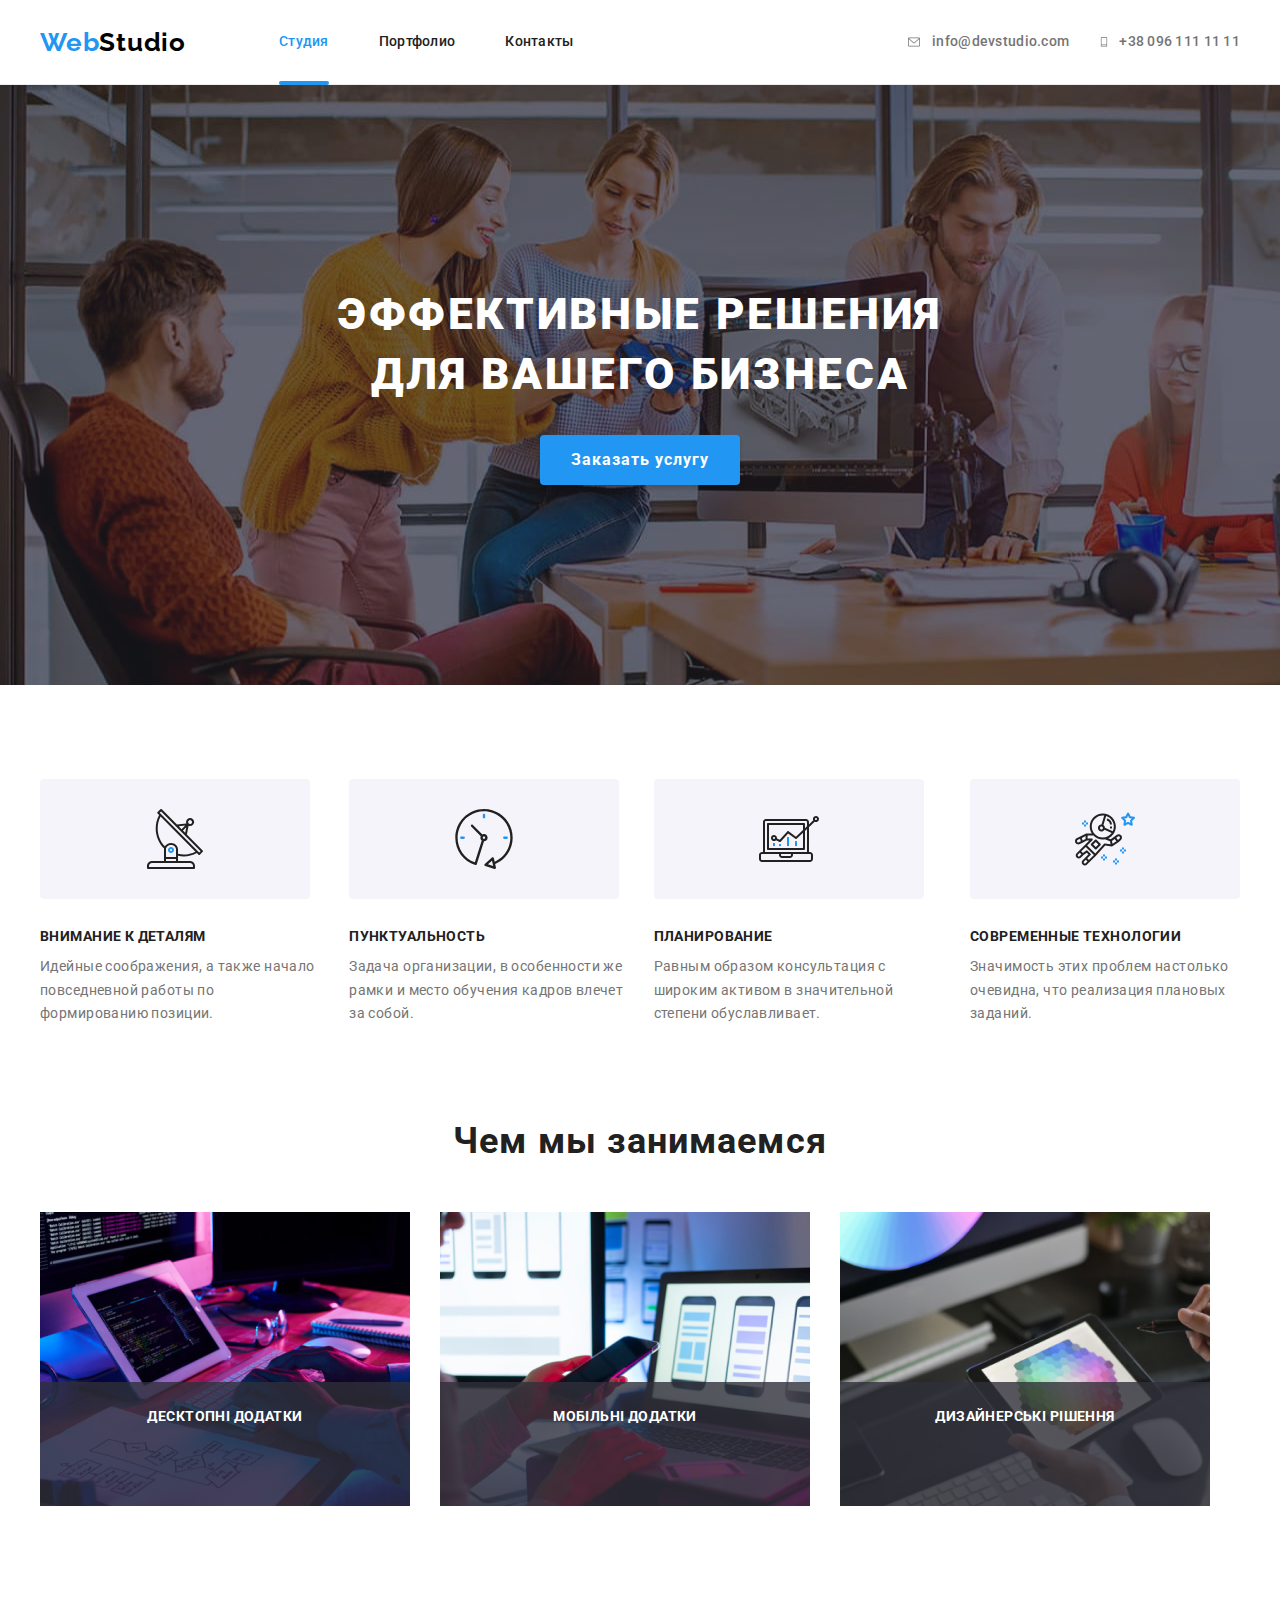
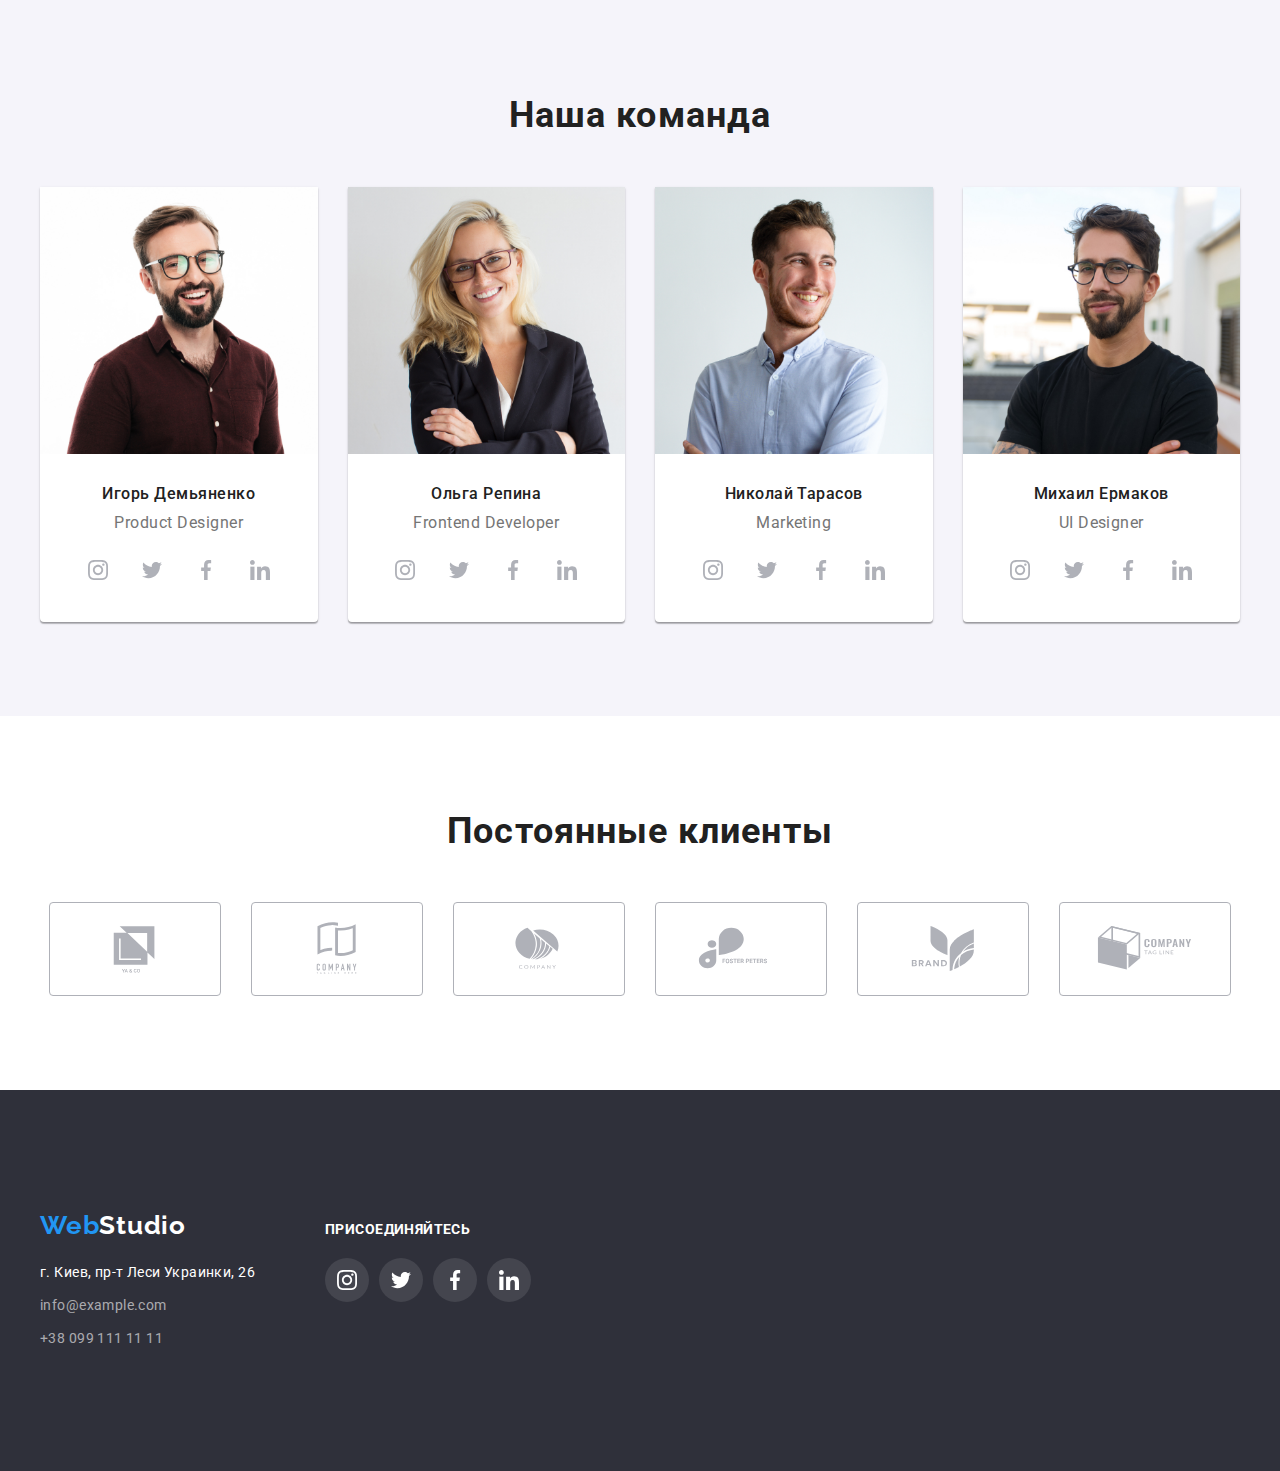
<file: index.html>
<!DOCTYPE html>
<html lang="ru">
<head>
    <meta charset="UTF-8">
    <meta http-equiv="X-UA-Compatible" content="IE=edge">
    <meta name="viewport" content="width=device-width, initial-scale=1.0">
    
    <link rel="preconnect" href="https://fonts.googleapis.com">
    <link rel="preconnect" href="https://fonts.gstatic.com" crossorigin>
    <link href="https://fonts.googleapis.com/css2?family=Raleway:wght@700&family=Roboto:wght@400;500;700;900&display=swap" rel="stylesheet">
    <link rel="stylesheet" href="https://cdnjs.cloudflare.com/ajax/libs/modern-normalize/1.1.0/modern-normalize.min.css" integrity="sha512-wpPYUAdjBVSE4KJnH1VR1HeZfpl1ub8YT/NKx4PuQ5NmX2tKuGu6U/JRp5y+Y8XG2tV+wKQpNHVUX03MfMFn9Q==" crossorigin="anonymous" referrerpolicy="no-referrer" />
    <link rel="stylesheet" href="./css/styles.css">
    <title>Document</title>
</head>
<body>
    <header class="header">
       <div class="container">
           <a href="/" lang="en" class="logo link"><span class="logo-web">Web</span><span class="logo-studio">Studio</span></a> 
            <nav>
                    <ul class="header-list list">
                        <li class="header-item"><a href="./index.html" class="current link">Студия</a></li>
                        <li class="header-item"><a href="./portfolio.html" class="link">Портфолио</a></li>
                        <li class="header-item"><a href="" class="link">Контакты</a></li>
                    </ul>
            </nav>
            <ul class="contacts-list list">
                <li class="contacts-item">
                    <a href="mailto:info@devstudio.com" class="header-mail link">
                     <svg class="icon-contacts" width="16px" height="12px">
                        <use href="./images/symbol-defs!.svg#icon-envelope"></use>
                     </svg>
                    info@devstudio.com</a>    
                </li>

                <li class="contacts-item">
                    <a href="tel:+380961111111" class="header-tel link">
                    <svg class="icon-contacts" width="10px" height="16px">
                        <use href="./images/symbol-defs!.svg#icon-Vector"></use>
                     </svg>
                    +38 096 111 11 11</a>
                </li>
            </ul>
       </div>
    </header>        
    <main class="main">
        <section class="hero">
            <div class="container">
            <h1 class="hero-title">
                Эффективные решения для вашего бизнеса
            </h1>
            <button type="button" class="hero-btn" data-modal-open>Заказать услугу</button>
            </div>
        </section>

    <section class="features">
        <div class="container">
            <ul class="features-list list">
                <li class="features-item">
                    <div class="features-bg-icon">
                    <svg class="clients-icon" width="70" height="70">
                        <use href="./images/symbol-defs!.svg#icon-antenna-1"></use>
                    </svg>
                    </div>
                    <h2 class="features-item-title">Внимание к деталям</h2>
                    <p class="features-item-text">Идейные соображения, а также начало повседневной работы по формированию позиции.</p>
                </li>

                <li class="features-item">
                    <div class="features-bg-icon">
                    <svg class="clients-icon" width="70" height="70">
                        <use href="./images/symbol-defs!.svg#icon-clock-1"></use>
                    </svg>
                    </div>
                    <h2 class="features-item-title">Пунктуальность</h2>
                    <p class="features-item-text">Задача организации, в особенности же рамки и место обучения кадров влечет за собой.</p>
                </li>

                <li class="features-item">
                    <div class="features-bg-icon">
                    <svg class="clients-icon" width="70" height="70">
                        <use href="./images/symbol-defs!.svg#icon-diagram-1"></use>
                    </svg>
                    </div>
                    <h2 class="features-item-title">Планирование</h2>
                    <p class="features-item-text">Равным образом консультация с широким активом в значительной степени обуславливает.</p>
                </li>

                <li class="features-item">
                    <div class="features-bg-icon">
                    <svg class="clients-icon" width="70" height="70">
                        <use href="./images/symbol-defs!.svg#icon-astronaut-1"></use>
                    </svg>
                    </div>
                    <h2 class="features-item-title">Современные технологии</h2>
                    <p class="features-item-text">Значимость этих проблем настолько очевидна, что реализация плановых заданий.</p>
                </li>
            </ul>
        </div>
    </section>
    <section class="occupation">
            <div class="container">
                <h2 class="occupation-title">Чем мы занимаемся</h2>
                <ul class="occupation-list list">
                    <li class="occupation-item">
                        <img src="images/img.jpg" alt="набор текста" width="370" 
                        class="occupation-img">
                        <p class="occupation-top-text">Десктопні додатки</p>
                    </li>
                    <li class="occupation-item">
                        <img src="images/img1.jpg" alt="работа на  лэптопе" width="370" 
                        class="occupation-img">
                        <p class="occupation-top-text">Мобільні додатки</p>
                    </li>
                    <li class="occupation-item">
                        <img src="images/img2.jpg" alt="планшет в руках" width="370" 
                        class="occupation-img">
                        <p class="occupation-top-text">Дизайнерські рішення</p>
                    </li>
            </ul>
            </div>
    </section>
    <section class="staff">
        <div class="container">
            <h2 class="staff-title">Наша команда</h2>
            <ul class="staff-list list">
                <li class="staff-item"> 
                    <img src="images/ИгорьДемьяненко.jpg" alt="ИгорьДемьяненко" width="270" class="staff-item-img">
                    <h3 class="staff-name">Игорь Демьяненко</h3>
                    <p lang="en" class="staff-text">Product Designer</p>
                    <div>
                        <ul class="soc-list list">
                            <li class="soc-item">
                                <a href="" class="soc-link">
                                    <svg class="soc-icon" width="20" height="20">
                                    <use href="./images/symbol-defs!.svg#icon-instagram-2"></use>
                                    </svg>
                                </a>
                            </li>

                            <li class="soc-item">
                                <a href="" class="soc-link">
                                    <svg class="soc-icon" width="20px" height="20px">
                                    <use href="./images/symbol-defs!.svg#icon-twitter-1"></use>
                                    </svg>
                                </a>
                            </li>

                            <li class="soc-item">
                                <a href="" class="soc-link">
                                    <svg class="soc-icon" width="20px" height="20px">
                                    <use href="./images/symbol-defs!.svg#icon-facebook-1"></use>
                                    </svg>
                                </a>
                            </li>

                            <li class="soc-item">
                                <a href="" class="soc-link">
                                    <svg class="soc-icon" width="20px" height="20px">
                                    <use href="./images/symbol-defs!.svg#icon-linkedin-1"></use>
                                    </svg>
                                </a>
                            </li>
                        </ul>
                </div>
                </li>

                <li class="staff-item"><img src="images/ОльгаРепина.jpg" alt="ОльгаРепина" width="270" class="staff-item-img">
                <h3 class="staff-name">Ольга Репина</h3>
                <p lang="en" class="staff-text">Frontend Developer</p>
                <div>
                        <ul class="soc-list list">
                            <li class="soc-item">
                                <a href="" class="soc-link">
                                    <svg class="soc-icon" width="20" height="20">
                                    <use href="./images/symbol-defs!.svg#icon-instagram-2"></use>
                                    </svg>
                                </a>
                            </li>

                            <li class="soc-item">
                                <a href="" class="soc-link">
                                    <svg class="soc-icon" width="20px" height="20px">
                                    <use href="./images/symbol-defs!.svg#icon-twitter-1"></use>
                                    </svg>
                                </a>
                            </li>

                            <li class="soc-item">
                                <a href="" class="soc-link">
                                    <svg class="soc-icon" width="20px" height="20px">
                                    <use href="./images/symbol-defs!.svg#icon-facebook-1"></use>
                                    </svg>
                                </a>
                            </li>

                            <li class="soc-item">
                                <a href="" class="soc-link">
                                    <svg class="soc-icon" width="20px" height="20px">
                                    <use href="./images/symbol-defs!.svg#icon-linkedin-1"></use>
                                    </svg>
                                </a>
                            </li>
                        </ul>
                </div>
                </li>

                <li class="staff-item"><img src="images/НиколайТарасов.jpg" alt="НиколайТарасов" width="270" class="staff-item-img">
                <h3 class="staff-name">Николай Тарасов</h3>
                <p lang="en" class="staff-text">Marketing</p>
                <div>
                        <ul class="soc-list list">
                            <li class="soc-item">
                                <a href="" class="soc-link">
                                    <svg class="soc-icon" width="20" height="20">
                                    <use href="./images/symbol-defs!.svg#icon-instagram-2"></use>
                                    </svg>
                                </a>
                            </li>

                            <li class="soc-item">
                                <a href="" class="soc-link">
                                    <svg class="soc-icon" width="20px" height="20px">
                                    <use href="./images/symbol-defs!.svg#icon-twitter-1"></use>
                                    </svg>
                                </a>
                            </li>

                            <li class="soc-item">
                                <a href="" class="soc-link">
                                    <svg class="soc-icon" width="20px" height="20px">
                                    <use href="./images/symbol-defs!.svg#icon-facebook-1"></use>
                                    </svg>
                                </a>
                            </li>

                            <li class="soc-item">
                                <a href="" class="soc-link">
                                    <svg class="soc-icon" width="20px" height="20px">
                                    <use href="./images/symbol-defs!.svg#icon-linkedin-1"></use>
                                    </svg>
                                </a>
                            </li>
                        </ul>
                </div>
                </li>

                <li class="staff-item"><img src="images/МихаилЕрмаков.jpg" alt="МихаилЕрмаков" width="270" class="staff-item-img">
                <h3 class="staff-name">Михаил Ермаков</h3>
                <p lang="en" class="staff-text">UI Designer</p>
                <div>
                        <ul class="soc-list list">
                            <li class="soc-item">
                                <a href="" class="soc-link">
                                    <svg class="soc-icon" width="20" height="20">
                                    <use href="./images/symbol-defs!.svg#icon-instagram-2"></use>
                                    </svg>
                                </a>
                            </li>

                            <li class="soc-item">
                                <a href="" class="soc-link">
                                    <svg class="soc-icon" width="20px" height="20px">
                                    <use href="./images/symbol-defs!.svg#icon-twitter-1"></use>
                                    </svg>
                                </a>
                            </li>

                            <li class="soc-item">
                                <a href="" class="soc-link">
                                    <svg class="soc-icon" width="20px" height="20px">
                                    <use href="./images/symbol-defs!.svg#icon-facebook-1"></use>
                                    </svg>
                                </a>
                            </li>

                            <li class="soc-item">
                                <a href="" class="soc-link">
                                    <svg class="soc-icon" width="20px" height="20px">
                                    <use href="./images/symbol-defs!.svg#icon-linkedin-1"></use>
                                    </svg>
                                </a>
                            </li>
                        </ul>
                </div>
                </li>
            </ul>
        </div>
    </section>
    <section class="clients">
        <div class="container">
         <h2 class="clients-title">Постоянные клиенты</h2>
         <ul class="clients-list list">
            <li class="clients-item">
                <a href="" class="clients-link">
                    <svg class="clients-icon" width="106" height="60">
                        <use href="./images/symbol-defs!.svg#icon-Logo"></use>
                    </svg>
                </a>
            </li>

            <li class="clients-item">
                <a href="" class="clients-link">
                    <svg class="clients-icon">
                        <use href="./images/symbol-defs!.svg#icon-Logo-1"></use>
                    </svg>
                </a>
            </li>

            <li class="clients-item">
                <a href="" class="clients-link">
                    <svg class="clients-icon">
                        <use href="./images/symbol-defs!.svg#icon-Logo-2"></use>
                    </svg>
                </a>
            </li>

            <li class="clients-item">
                <a href="" class="clients-link">
                    <svg class="clients-icon">
                        <use href="./images/symbol-defs!.svg#icon-Logo-3"></use>
                    </svg>
                </a>
            </li>

            <li class="clients-item">
                <a href="" class="clients-link">
                    <svg class="clients-icon">
                        <use href="./images/symbol-defs!.svg#icon-Logo-4"></use>
                    </svg>
                </a>
            </li>

            <li class="clients-item">
                <a href="" class="clients-link">
                    <svg class="clients-icon">
                        <use href="./images/symbol-defs!.svg#icon-Logo-5"></use>
                    </svg>
                </a>
            </li>
         </ul>   
        </div>
    </section>
    </main>
    <footer class="footer">
        <div class="container-wrap">
            <div class="container">
                <section class="footer-contacts">
                    <a href="/" lang="en" class="logo-footer link"><span class="logo-web">Web</span><span class="logo-studio-footer">Studio</span></a>
                    <address class="contacts">
                        <p class="footer-address">г. Киев, пр-т Леси Украинки, 26 <br/></p>
                        <a href="mailto:info@example.com" class="footer-mail link">info@example.com <br/></a>
                        <a href="tel:+380991111111" class="footer-tel link">+38 099 111 11 11</a>
                    </address>
                </section>
                <section class="footer-soc">
                    <p class="footer-text">присоединяйтесь</p>
                    <ul class="footer-soc-list list">
                        <li class="footer-soc-item">
                            <a href="" class="footer-soc-link">
                                <svg class="footer-soc-icon" width="20" height="20">
                                    <use href="./images/symbol-defs!.svg#icon-instagram-2"></use>
                                </svg>
                            </a>
                        </li>

                        <li class="footer-soc-item">
                            <a href="" class="footer-soc-link">
                                <svg class="footer-soc-icon" width="20" height="20">
                                    <use href="./images/symbol-defs!.svg#icon-twitter-1"></use>
                                </svg>
                            </a>
                        </li>

                        <li class="footer-soc-item">
                            <a href="" class="footer-soc-link">
                                <svg class="footer-soc-icon" width="20" height="20">
                                    <use href="./images/symbol-defs!.svg#icon-facebook-1"></use>
                                </svg>
                            </a>
                        </li>

                        <li class="footer-soc-item">
                            <a href="" class="footer-soc-link">
                                <svg class="footer-soc-icon" width="20" height="20">
                                    <use href="./images/symbol-defs!.svg#icon-linkedin-1"></use>
                                </svg>
                            </a>
                        </li>
                    </ul>
                </section>
        </div>
       </div> 
    </footer>
    <div class="backdrop is-hidden" data-modal>
        <div class="modal">
            <button type="button" class="modal-btn" data-modal-close>
                <svg class="modal-btn-close" width="11" height="11">
                    <use href="./images/symbol-defs!.svg#icon-close-black"></use>
                </svg>
            </button>
        </div>
    </div>

    <script src="./js/modal.js"></script>
</body>
</html>
</file>
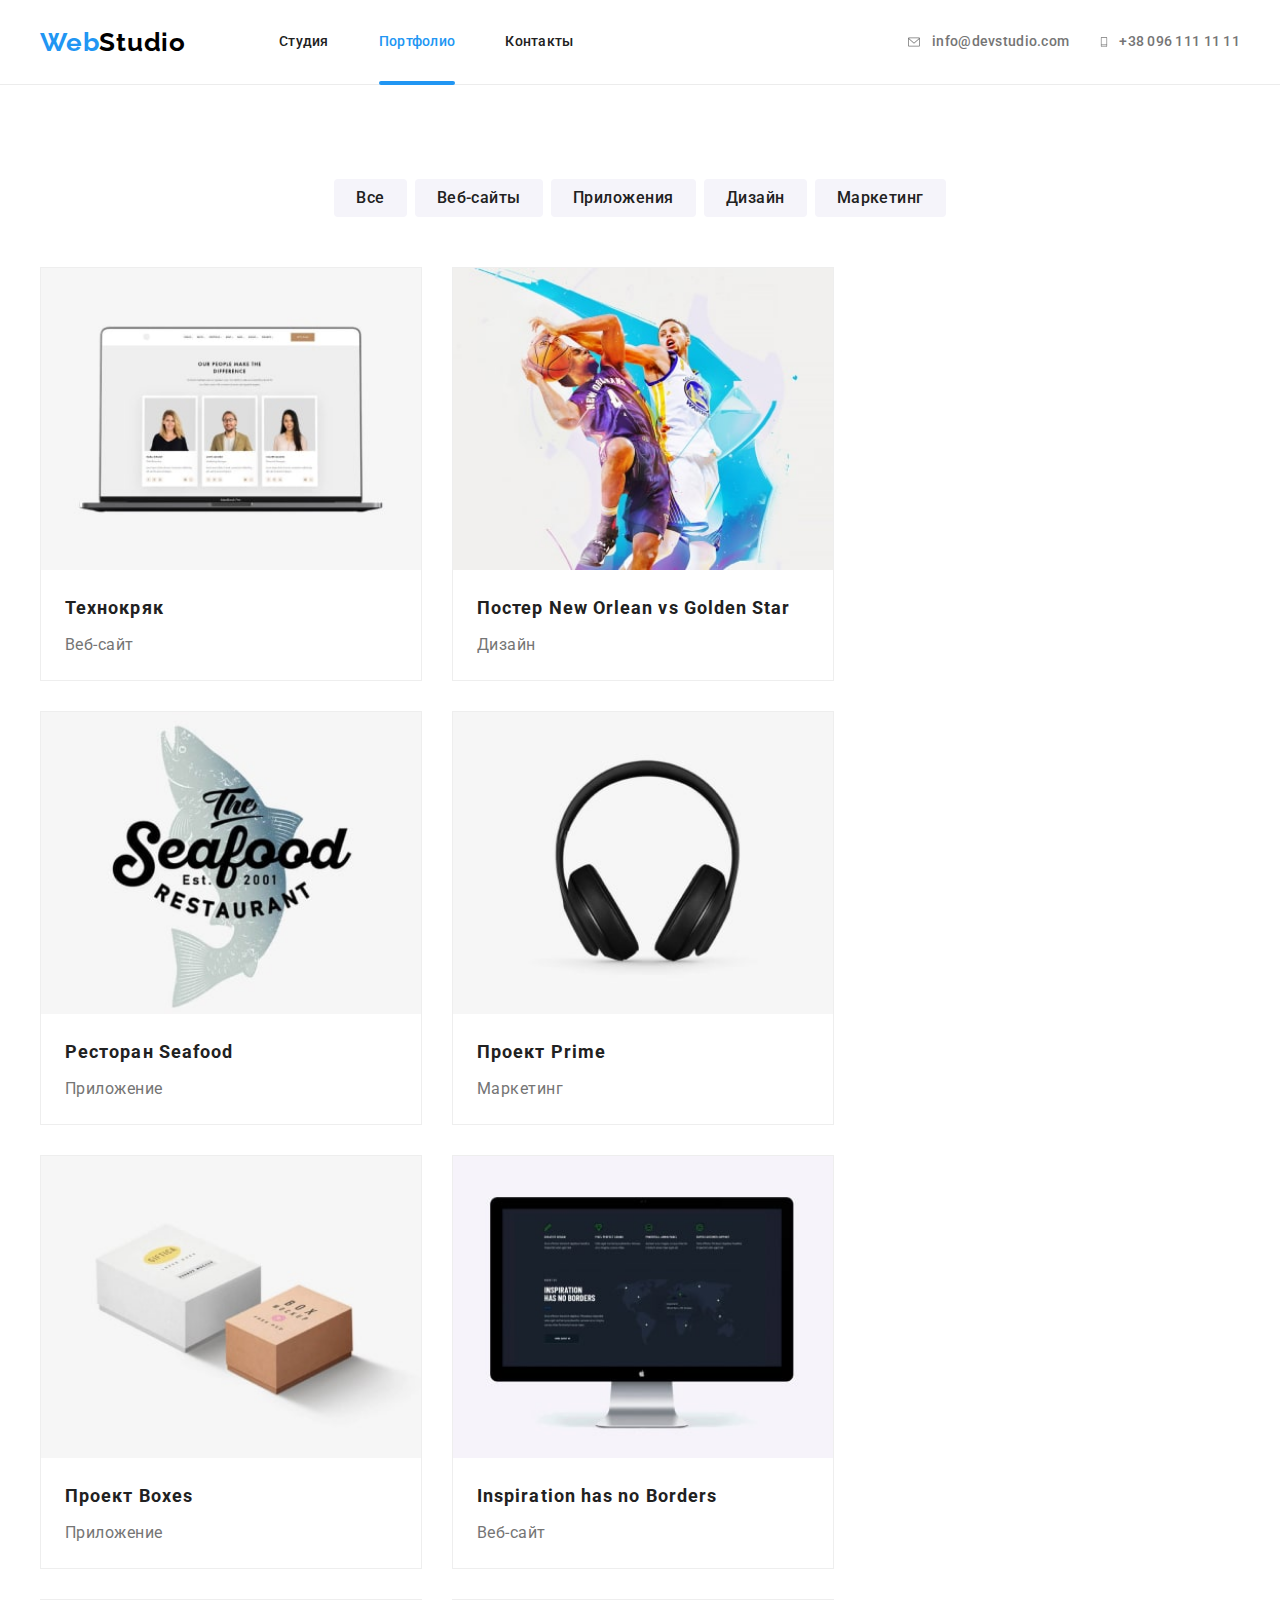
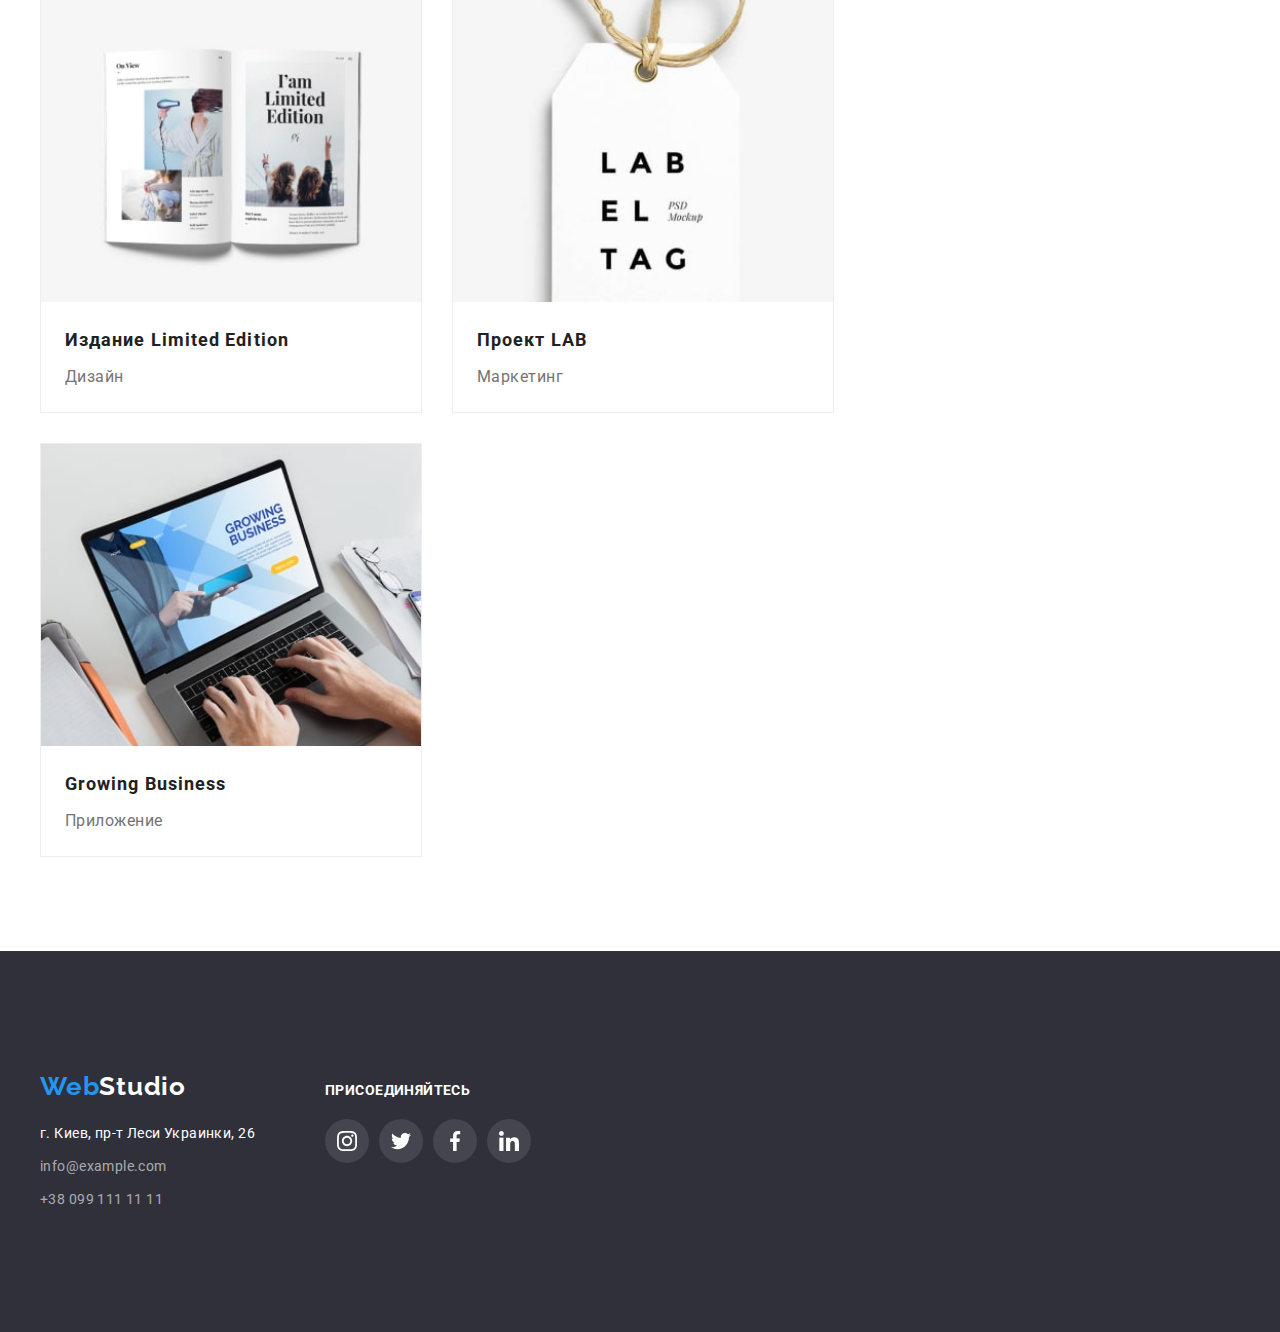
<file: portfolio.html>
<!DOCTYPE html>
<html lang="ru">
<head>
    <meta charset="UTF-8">
    <meta http-equiv="X-UA-Compatible" content="IE=edge">
    <meta name="viewport" content="width=device-width, initial-scale=1.0">
    
    <link rel="preconnect" href="https://fonts.googleapis.com">
    <link rel="preconnect" href="https://fonts.gstatic.com" crossorigin>
    <link href="https://fonts.googleapis.com/css2?family=Raleway:wght@700&family=Roboto:wght@400;500;700;900&display=swap" rel="stylesheet">
    <link rel="stylesheet" href="https://cdnjs.cloudflare.com/ajax/libs/modern-normalize/1.1.0/modern-normalize.min.css" integrity="sha512-wpPYUAdjBVSE4KJnH1VR1HeZfpl1ub8YT/NKx4PuQ5NmX2tKuGu6U/JRp5y+Y8XG2tV+wKQpNHVUX03MfMFn9Q==" crossorigin="anonymous" referrerpolicy="no-referrer" />
    <link rel="stylesheet" href="./css/styles.css">
    <title>Document</title>
</head>
<body>
    <header class="header">
       <div class="container">
           <a href="/" lang="en" class="logo link"><span class="logo-web">Web</span><span class="logo-studio">Studio</span></a> 
            <nav>
                    <ul class="header-list list">
                        <li class="header-item"><a href="./index.html" class="link">Студия</a></li>
                        <li class="header-item"><a href="" class="current link">Портфолио</a></li>
                        <li class="header-item"><a href="" class="link">Контакты</a></li>
                    </ul>
            </nav>
            <ul class="contacts-list list">
                <li class="contacts-item">
                    <a href="mailto:info@devstudio.com" class="header-mail link">
                     <svg class="icon-contacts" width="16px" height="12px">
                        <use href="./images/symbol-defs!.svg#icon-envelope"></use>
                     </svg>
                    info@devstudio.com</a>    
                </li>

                <li class="contacts-item">
                    <a href="tel:+380961111111" class="header-tel link">
                    <svg class="icon-contacts" width="10px" height="16px">
                        <use href="./images/symbol-defs!.svg#icon-Vector"></use>
                     </svg>
                    +38 096 111 11 11</a>
                </li>
            </ul>
       </div>
    </header>          
    <main>
        <section>
          <div class="container">
            <h1 hidden>portfolio</h1>
            <ul class="filter-list list">
                <li class="filter-item"><button type="button" class="filter-btn">Все</button></li>
                <li class="filter-item"><button type="button" class="filter-btn">Веб-сайты</button></li>
                <li class="filter-item"><button type="button" class="filter-btn">Приложения</button></li>
                <li class="filter-item"><button type="button" class="filter-btn">Дизайн</button></li>
                <li class="filter-item"><button type="button" class="filter-btn">Маркетинг</button></li>
            </ul>
          
            <ul class="portfolio-list list">
                <li class="portfolio-item">
                    <a href="" class="portfolio-link link">
                        <div class="portfolio-img-wrap">
                            <img src="images/laptop.jpg" alt="ноутбук" width="370" class="portfolio-img">
                            <p class="portfolio-top-text" >Ресурс пропонує комплексні пропозиції з різним рівнем функціоналу та сервісів. Все це дозволить відвідувачу отримати вичерпні відомості про компанію чи приватну особу.</p>
                        </div>
                        <h2 class="portfolio-item-title">Технокряк</h2>
                        <p class="portfolio-item-text">Веб-сайт</p>
                    </a>                   
                </li>

                <li class="portfolio-item">
                    <a href="" class="portfolio-link link">
                        <div class="portfolio-img-wrap">
                            <img src="images/basketball.jpg" alt="баскетболисты" width="370" class="portfolio-img">
                            <p class="portfolio-top-text" >Ресурс пропонує комплексні пропозиції з різним рівнем функціоналу та сервісів. Все це дозволить відвідувачу отримати вичерпні відомості про компанію чи приватну особу.</p>
                        </div>                     
                        <h2 class="portfolio-item-title">Постер New Orlean vs Golden Star</h2>
                        <p class="portfolio-item-text">Дизайн</p>
                    </a>
                </li>

                <li class="portfolio-item">
                    <a href="" class="portfolio-link link">
                        <div class="portfolio-img-wrap">
                            <img src="images/seafood.jpg" alt="лого ресторана" width="370" class="portfolio-img">
                            <p class="portfolio-top-text" >Ресурс пропонує комплексні
                         пропозиції з різним рівнем функціоналу та сервісів.
                          Все це дозволить відвідувачу отримати вичерпні відомості про компанію чи приватну особу.</p>
                        </div>                  
                        <h2 class="portfolio-item-title">Ресторан Seafood</h2>
                        <p class="portfolio-item-text">Приложение</p>
                    </a>
                </li>

                <li class="portfolio-item">
                    <a href="" class="portfolio-link link">
                        <div class="portfolio-img-wrap">
                            <img src="images/headphones.jpg" alt="наушники" width="370" class="portfolio-img">
                            <p class="portfolio-top-text" >Ресурс пропонує комплексні пропозиції з різним рівнем 
                        функціоналу та сервісів. Все це дозволить відвідувачу отримати вичерпні 
                        відомості про компанію чи приватну особу.</p>
                        </div>                 
                        <h2 class="portfolio-item-title">Проект Prime</h2>
                        <p class="portfolio-item-text">Маркетинг</p>
                    </a>                   
                </li>

                <li class="portfolio-item">
                    <a href="" class="portfolio-link link">
                        <div class="portfolio-img-wrap">
                            <img src="images/boxes.jpg" alt="коробки" width="370" class="portfolio-img">
                            <p class="portfolio-top-text" >Ресурс пропонує комплексні пропозиції з різним рівнем 
                                функціоналу та сервісів. Все це дозволить відвідувачу отримати вичерпні 
                                відомості про компанію чи приватну особу.</p>
                        </div> 
                        <h2 class="portfolio-item-title">Проект Boxes</h2>
                        <p class="portfolio-item-text">Приложение</p>
                    </a>                   
                </li>

                <li class="portfolio-item">
                    <a href="" class="portfolio-link link">
                        <div class="portfolio-img-wrap">
                            <img src="images/display.jpg" alt="монитор" width="370" class="portfolio-img">
                            <p class="portfolio-top-text" >Ресурс пропонує комплексні пропозиції з різним рівнем 
                            функціоналу та сервісів. Все це дозволить відвідувачу отримати вичерпні відомості 
                            про компанію чи приватну особу.</p>
                        </div>                   
                        <h2 class="portfolio-item-title">Inspiration has no Borders</h2>
                        <p class="portfolio-item-text">Веб-сайт</p>
                    </a>                
                </li>

                <li class="portfolio-item">
                    <a href="" class="portfolio-link link">
                        <div class="portfolio-img-wrap">
                            <img src="images/limitededition.jpg" alt="журнал" width="370" class="portfolio-img">
                            <p class="portfolio-top-text" >Ресурс пропонує комплексні пропозиції з різним рівнем 
                                функціоналу та сервісів. Все це дозволить відвідувачу отримати вичерпні відомості 
                                про компанію чи приватну особу.</p>
                        </div>                   
                        <h2 class="portfolio-item-title">Издание Limited Edition</h2>
                        <p class="portfolio-item-text">Дизайн</p>
                    </a>                  
                </li>

                <li class="portfolio-item">
                    <a href="" class="portfolio-link link">
                        <div class="portfolio-img-wrap">
                            <img src="images/lab.jpg" alt="бирка" width="370" class="portfolio-img">
                            <p class="portfolio-top-text" >Ресурс пропонує комплексні пропозиції з різним рівнем 
                                функціоналу та сервісів. Все це дозволить відвідувачу отримати вичерпні відомості 
                                про компанію чи приватну особу.</p>
                        </div>                   
                        <h2 class="portfolio-item-title">Проект LAB</h2>
                        <p class="portfolio-item-text">Маркетинг</p>
                    </a>                  
                </li>

                <li class="portfolio-item">
                    <a href="" class="portfolio-link link">
                        <div class="portfolio-img-wrap">
                            <img src="images/handsonlaptop.jpg" alt="руки на ноутбуке" width="370" class="portfolio-img">
                            <p class="portfolio-top-text" >Ресурс пропонує комплексні пропозиції з різним рівнем 
                                функціоналу та сервісів. Все це дозволить відвідувачу отримати вичерпні відомості 
                                про компанію чи приватну особу.</p>
                        </div>                  
                        <h2 class="portfolio-item-title">Growing Business</h2>
                        <p class="portfolio-item-text">Приложение</p>
                    </a>                 
                </li>
            </ul>
            </div>
        </section>
    </main>
    <footer class="footer">
        <div class="container-wrap">
            <div class="container">
                <section class="footer-contacts">
                    <a href="/" lang="en" class="logo-footer link"><span class="logo-web">Web</span><span class="logo-studio-footer">Studio</span></a>
                    <address class="contacts">
                        <p class="footer-address">г. Киев, пр-т Леси Украинки, 26 <br/></p>
                        <a href="mailto:info@example.com" class="footer-mail link">info@example.com <br/></a>
                        <a href="tel:+380991111111" class="footer-tel link">+38 099 111 11 11</a>
                    </address>
                </section>
                <section class="footer-soc">
                    <p class="footer-text">присоединяйтесь</p>
                    <ul class="footer-soc-list list">
                        <li class="footer-soc-item">
                            <a href="" class="footer-soc-link">
                                <svg class="footer-soc-icon" width="20" height="20">
                                    <use href="./images/symbol-defs!.svg#icon-instagram-2"></use>
                                </svg>
                            </a>
                        </li>

                        <li class="footer-soc-item">
                            <a href="" class="footer-soc-link">
                                <svg class="footer-soc-icon" width="20" height="20">
                                    <use href="./images/symbol-defs!.svg#icon-twitter-1"></use>
                                </svg>
                            </a>
                        </li>

                        <li class="footer-soc-item">
                            <a href="" class="footer-soc-link">
                                <svg class="footer-soc-icon" width="20" height="20">
                                    <use href="./images/symbol-defs!.svg#icon-facebook-1"></use>
                                </svg>
                            </a>
                        </li>

                        <li class="footer-soc-item">
                            <a href="" class="footer-soc-link">
                                <svg class="footer-soc-icon" width="20" height="20">
                                    <use href="./images/symbol-defs!.svg#icon-linkedin-1"></use>
                                </svg>
                            </a>
                        </li>
                    </ul>
                </section>
        </div>
       </div> 
    </footer>  
</body>
</html>
</file>
<file: css/styles.css>
/* @import url('https://fonts.googleapis.com/css2?family=Raleway:wght@700&family=Roboto:wght@400;500;700;900&display=swap'); */
:root {
    --background-hero-footer: #2F303A;
    --background-team:  #F5F4FA;
    --primary-text-color: #757575;
    --secondary-text-color: #212121;
    --accent-color: #2196F3;
    --header-studio-color: #000000;
    --white-color: #FFFFFF;
    --footer-mail-tel: rgba(255, 255, 255, 0.6)
}

body {
    font-family: 'Roboto', sans-serif;
    color: var(--primary-text-color);
    margin: 0;
}

p,
h1,
h2,
h3,
h4,
h5,
h6 {
margin: 0;
}

ul,
ol {
padding-left: 0;
margin: 0;    
}

img {
display: block;
width: 100%;
height: auto;
}

button {
cursor: pointer;
}

.list {
list-style: none;
}   

.link {
text-decoration: none;
}

.container {
width: 1200px;
padding-left: 15px;
padding-right: 15px;
margin: 0 auto;
}

/* ---------------------Ш-А-П-К-А----------------- */

.header {
border-bottom: 1px solid #ECECEC;
}

.header .container {
display: flex;
align-items: center;
}

.header-list {
display: flex;
align-items: center;
}

.header-item:not(:last-child) {
margin-right: 50px;
}

.contacts-list {
display: flex;
align-items: center;
margin-left: auto;   
}

.logo {
 margin-right: 93px;
 font-family: "Raleway", sans-serif;
 font-weight: 700;
 font-size: 26px;
 line-height: 1.19;
 letter-spacing: 0.03em;
}

.logo-web {
color: var(--accent-color);
}

.logo-studio {
color: var(--header-studio-color);
}

.header-list .link {
padding-top: 32px;
padding-bottom: 32px;
display: block;
font-weight: 500;
font-size: 14px;
line-height: 1.14;
letter-spacing: 0.02em;
color: var(--secondary-text-color);
transition: color 250ms cubic-bezier(0.4, 0, 0.2, 1);
}

.link:focus,
.link:hover {
color: var(--accent-color);
}

.header-list .current {
position: relative;
color: var(--accent-color);
}

.current::after {
content: "";
position: absolute;
bottom: -3px;
left: 0;
display: block;
width: 100%;
height: 4px;
border-radius: 2px;
background-color: var(--accent-color);
}

.header-mail, .header-tel {
display: flex;
justify-content: center;
align-items: center;
color: var(--primary-text-color);
}

.contacts-list .link {
padding-top: 34px;
padding-bottom: 34px;
font-weight: 500;
font-size: 14px;
line-height: 1.14;
letter-spacing: 0.02em;
color: var(--primary-text-color);
}

.contacts-list .contacts-item + .contacts-item {
margin-left: 30px;
}

.icon-contacts {
margin-right: 10px;
fill: currentColor;
}

.contacts-item {
transition: color 250ms cubic-bezier(0.4, 0, 0.2, 1);
}

.contacts-item .link:hover,
.contacts-item .link:focus {
color: var(--accent-color);
}

/* --------------------H E R O-------------------------------    */

.hero {
background-color: var(--background-hero-footer);
padding-top: 200px;
padding-bottom: 200px;
text-align: center;
background-image: linear-gradient(
rgba(47, 48, 58, 0.4),
rgba(47, 48, 58, 0.4)
),
url(../images/hero-bg.jpg);
}

.hero-title {
font-weight: 900;
font-size: 44px;
line-height: 1.36;
letter-spacing: 0.06em;
text-transform: uppercase;
color: var(--white-color);
max-width: 696px;
margin: 0 auto;
margin-bottom: 30px;
}

.hero-btn {
min-width: 200px;
height: 50px;
box-shadow: 0px 4px 4px rgba(0, 0, 0, 0.15);
border-radius: 4px;
border: none;
font-family: inherit;
font-style: normal;
font-weight: 700;
font-size: 16px;
line-height: 1.88;
display: inline-block;
align-items: center;
letter-spacing: 0.06em;
color: var(--white-color);
background-color: var(--accent-color);
cursor: pointer;
margin: 0 auto;

transition: color 250ms cubic-bezier(0.4, 0, 0.2, 1), 
background-color 250ms cubic-bezier(0.4, 0, 0.2, 1);
}

.hero-btn:hover {
    color: var(--accent-color);
    background-color: var(--white-color);
}

/* -------------Основная информация------------- */
/* --------------------features---------------- */

.features {
padding-top: 94px;
padding-bottom: 94px;
}

.features-bg-icon {
width: 270px;
height: 120px;
background-color: #F5F4FA;
border-radius: 4px;
display: flex;
justify-content: center;
align-items: center;
margin-bottom: 30px;
}

/* .features-list > .features-item::before {
display: block;
content: "";
height: 120px;
margin-bottom: 30px;
background-repeat: no-repeat;
background-position: center;
}

.icon-attention::before {
background-image: 
url(../css/images/attention.svg), 
url(../css/images/background.svg);
}

.icon-clock::before {
background-image: 
url(../css/images/clock.svg), 
url(../css/images/background.svg);
}

.icon-laptop::before {
background-image: 
url(../css/images/laptop.svg), 
url(../css/images/background.svg);
}

.icon-astronaut::before {
background-image: 
url(../css/images/astronaut.svg), 
url(../css/images/background.svg);
} */

.features-item-title {
margin-bottom: 10px;
font-style: normal;
font-weight: 700;
font-size: 14px;
line-height: 1.14;
letter-spacing: 0.03em;
text-transform: uppercase;
color: var(--secondary-text-color);
}

.features-item-text {
font-size: 14px;
line-height: 1.71;
letter-spacing: 0.03em;
}

.features-list {
display: flex;
margin: -15px;
}

.features-item {
min-width: 270px;
margin: 15px;
}

/* //////////////    OCCUPATION   //////// */

.occupation {
padding-bottom: 94px;    
}

.occupation-title {
margin-bottom: 50px;
font-style: normal;
font-weight: 700;
font-size: 36px;
line-height: 42px;
text-align: center;
letter-spacing: 0.03em;
color: var(--secondary-text-color);
}

.occupation-list {
display: flex;
margin: -15px;
width: 100%;
height: auto;
}

.occupation-item {
margin: 15px;
position: relative;
display: flex;
position: relative;
}

.occupation-top-text {
content: "";
position: absolute;
bottom: 0;
padding-top: 27px;
padding-bottom: 27px;

width: 100%;
height: 70px;
background-color: rgba(47, 48, 58, 0.8);
font-family: 'Roboto';
font-style: normal;
font-weight: 700;
font-size: 14px;
line-height: 1.14;
text-align: center;
letter-spacing: 0.03em;
text-transform: uppercase;
color: var(--white-color);
}


/* ///////////////     STAFF     ////////////// */

.staff {
padding-bottom: 94px;
background-color: var(--background-team);
}

.staff-title {
margin-bottom: 50px;
padding-top: 94px;
font-style: normal;
font-weight: 700;
font-size: 36px;
line-height: 1.17;
text-align: center;
letter-spacing: 0.03em;
color: var(--secondary-text-color);
}

.staff-name {
margin-bottom: 10px;
font-style: normal;
font-weight: 500;
font-size: 16px;
line-height: 1.19;
text-align: center;
letter-spacing: 0.03em;
color: var(--secondary-text-color);
}

.staff-text {
font-size: 16px;
line-height: 1.19;
text-align: center;
letter-spacing: 0.03em;
color: var(--primary-text-color);
}

.staff-list {
display: flex;
margin: -15px;    
}

.staff-item {
margin: 15px;
padding-bottom: 30px;
background-color: var(--white-color);
box-shadow: 0px 1px 3px rgba(0, 0, 0, 0.12), 0px 1px 1px rgba(0, 0, 0, 0.14), 0px 2px 1px rgba(0, 0, 0, 0.2);
border-radius: 0px 0px 4px 4px;
}

.staff-list img {
margin-bottom: 30px;    
}

.soc-list {
display: flex;
justify-content: center;
margin-top: 16px;
}


.soc-link {
width: 44px;
height: 44px;
border-radius: 50%;
display: flex;
justify-content: center;
align-items: center;
background-color: var(--white-color);

transition: background-color 250ms cubic-bezier(0.4, 0, 0.2, 1);
}

.soc-icon {
fill: #AFB1B8;
transition: fill 250ms cubic-bezier(0.4, 0, 0.2, 1);
}

.soc-item + .soc-item {
margin-left: 10px;
}

.soc-link:hover,
.soc-link:focus {
background-color: var(--accent-color);
}

.soc-link:hover .soc-icon,
.soc-link:focus .soc-icon {
fill: var(--white-color);
}
/* ------------CLIENTS-------------- */

.clients-title {
padding-top: 94px;
font-weight: 700;
font-size: 36px;
line-height: 42px;
text-align: center;
letter-spacing: 0.03em;
color: var(--secondary-text-color);
}

.clients-list {
display: flex;
justify-content: center;
margin-top: 50px;
padding-bottom: 94px;
}

.clients-item + .clients-item {
margin-left: 30px;
}

.clients-link {
width: 170px;
height: 92px;
border: 1px solid #AFB1B8;
border-radius: 4px;
display: flex;
justify-content: center;
align-items: center;
transition: border 250ms cubic-bezier(0.4, 0, 0.2, 1);
}

.clients-link:hover,
.clients-link:focus {
border: 1px solid #2196F3;
}

.clients-icon {
fill: #AFB1B8;
width: 106px;
height: 60px;
transition: fill 250ms cubic-bezier(0.4, 0, 0.2, 1);
}

.clients-link .clients-icon:hover,
.clients-link .clients-icon:focus {
fill: var(--accent-color);
}

/* -------------------F O O T E R--------------------*/

.footer {
padding-top: 60px;
padding-bottom: 60px;
background-color: var(--background-hero-footer);
}

.container-wrap {
max-width: 1600px;
margin: 0 auto;
}

.container-wrap .container {
display: flex;
justify-content: flex-start;
}

.footer-contacts {
padding-top: 60px;
padding-bottom: 60px;
}

.footer-soc {
padding-top: 72px;
padding-bottom: 100px;
margin-left: 70px;
}

.logo-footer {
 font-family: "Raleway", sans-serif;
 font-weight: 700;
 font-size: 26px;
 line-height: 1.19;
 letter-spacing: 0.03em;    
}

.logo-studio-footer {
color: var(--white-color);    
}

.contacts {
margin-top: 20px;
font-style: normal;
}

.contacts .footer-address {
margin-bottom: 9px;
font-weight: 400;
font-size: 14px;
line-height: 1.71;
letter-spacing: 0.03em;
color: var(--white-color);
}

.contacts .link {
font-weight: 400;
font-size: 14px;
line-height: 1.71;
letter-spacing: 0.03em;
color: var(--footer-mail-tel);
}

.contacts .footer-mail {
margin-bottom: 9px;    
}

.contacts .link {
display: block;
transition: color 250ms cubic-bezier(0.4, 0, 0.2, 1);
}

.contacts .link:hover, 
.contacts .link:focus {
color: var(--accent-color);
}

.footer-text {
margin-bottom: 20px;
font-weight: 700;
font-size: 14px;
line-height: 1.14;
letter-spacing: 0.03em;
text-transform: uppercase;
color: var(--white-color);
}

.footer-soc-list {
display: flex;

}

.footer-soc-link {
display: flex;
width: 44px;
height: 44px;
background-color: rgba(255, 255, 255, 0.1);
border-radius: 50%;
justify-content: center;
align-items: center;
transition: background-color 250ms cubic-bezier(0.4, 0, 0.2, 1);
}

.footer-soc-item + .footer-soc-item {
margin-left: 10px;
}

.footer-soc-icon {
fill: var(--white-color);
}

.footer-soc-link:hover {
background-color: var(--accent-color);
}

/* -------------Modal------------- */

.backdrop {
position: fixed;
top: 0;
left: 0;
width: 100%;
height: 100%;
background-color: rgba(0, 0, 0, 0.2);
transition: opacity 250ms, visibility 250ms;
}

.backdrop.is-hidden .modal {
transform: scale(0.5) rotate(-200deg);
}

.modal {
position: absolute;
top: 50%;
left: 50%;
transform: translate(-50%, -50%) scale(1) rotate(0);
transition: transform 250ms;

width: 528px;
min-height: 581px;
background-color: var(--white-color);
box-shadow: 0px 1px 3px rgba(0, 0, 0, 0.12), 0px 1px 1px rgba(0, 0, 0, 0.14), 0px 2px 1px rgba(0, 0, 0, 0.2);
border-radius: 4px;
}

.modal-btn {
position: absolute;
top: 8px;
right: 8px;
width: 30px;
height: 30px;
background:transparent;
border: 1px solid rgba(0, 0, 0, 0.1);
border-radius: 50%;
}

.modal-btn-close {
color: var(--header-studio-color);
}

.backdrop.is-hidden {
opacity: 0;
pointer-events: none;
visibility: hidden;
}

/* /////////////    PORTFOLIO   /////////////// */

.filter-btn {
text-align: center;
align-items: center;
cursor: pointer;
border-radius: 4px;
border: none;
padding: 6px 22px;
font-family: inherit;
font-style: normal;
font-weight: 500;
font-size: 16px;
line-height: 1.63;
letter-spacing: 0.03em;
color: var(--secondary-text-color);
background: var(--background-team);

transition: color 250ms cubic-bezier(0.4, 0, 0.2, 1), 
background-color 250ms cubic-bezier(0.4, 0, 0.2, 1),
box-shadow 250ms cubic-bezier(0.4, 0, 0.2, 1);
}

.filter-btn:hover, 
.filter-btn:focus {
color: var(--white-color);
background-color: var(--accent-color);
box-shadow: 0px 3px 1px rgba(0, 0, 0, 0.1),
 0px 1px 2px rgba(0, 0, 0, 0.08),
  0px 2px 2px rgba(0, 0, 0, 0.12);
}

.filter-list {
display: flex;
justify-content: center;
margin-bottom: 50px;
padding-top: 94px;
}

.filter-item:not(:last-child) {
margin-right: 8px;    
}

.portfolio-list {
display: flex;
flex-wrap: wrap;
margin-left: -30px;
margin-bottom: -30px;
padding-bottom: 94px;
}

.portfolio-item {
/* width: calc( 100% / 3 - 30px); */
flex-basis: calc((100% - 90px) / 3);
margin-left: 30px;
margin-bottom: 30px;
border: 1px solid #EEEEEE;
}

.portfolio-item-title {
padding-left: 24px;
padding-right: 24px;
margin-bottom: 4px;
margin-top: 20px;
font-style: normal;
font-weight: 700; 
font-size: 18px;
line-height: 2;
letter-spacing: 0.06em;
color: var(--secondary-text-color);
}

.portfolio-item-text {
padding-left: 24px;
padding-right: 24px;
padding-bottom: 20px;
font-size: 16px;
line-height: 1.88;
letter-spacing: 0.03em;
color: var(--primary-text-color);
}

.portfolio-link {
display: block;
transition: box-shadow 250ms cubic-bezier(0.4, 0, 0.2, 1);
}

.portfolio-link:hover,
.portfolio-link:focus {
box-shadow: 0px 1px 1px rgba(0, 0, 0, 0.12),
 0px 4px 4px rgba(0, 0, 0, 0.06),
  1px 4px 6px rgba(0, 0, 0, 0.16);
}

.portfolio-img-wrap {
position: relative;
overflow: hidden;
}

.portfolio-top-text {
content: "";
position: absolute;
top: 0;
padding: 63px 24px;
transform: translateY(100%);
transition: transform 250ms cubic-bezier(0.4, 0, 0.2, 1);

background-color: rgba(33, 150, 243, 0.9);
height: 100%;
font-weight: 400;
font-size: 18px;
line-height: 1.56;
letter-spacing: 0.03em;
color: var(--white-color);

}

.portfolio-item:hover .portfolio-top-text,
.portfolio-item:focus .portfolio-top-text{
transform: translateY(0);
}
</file>
